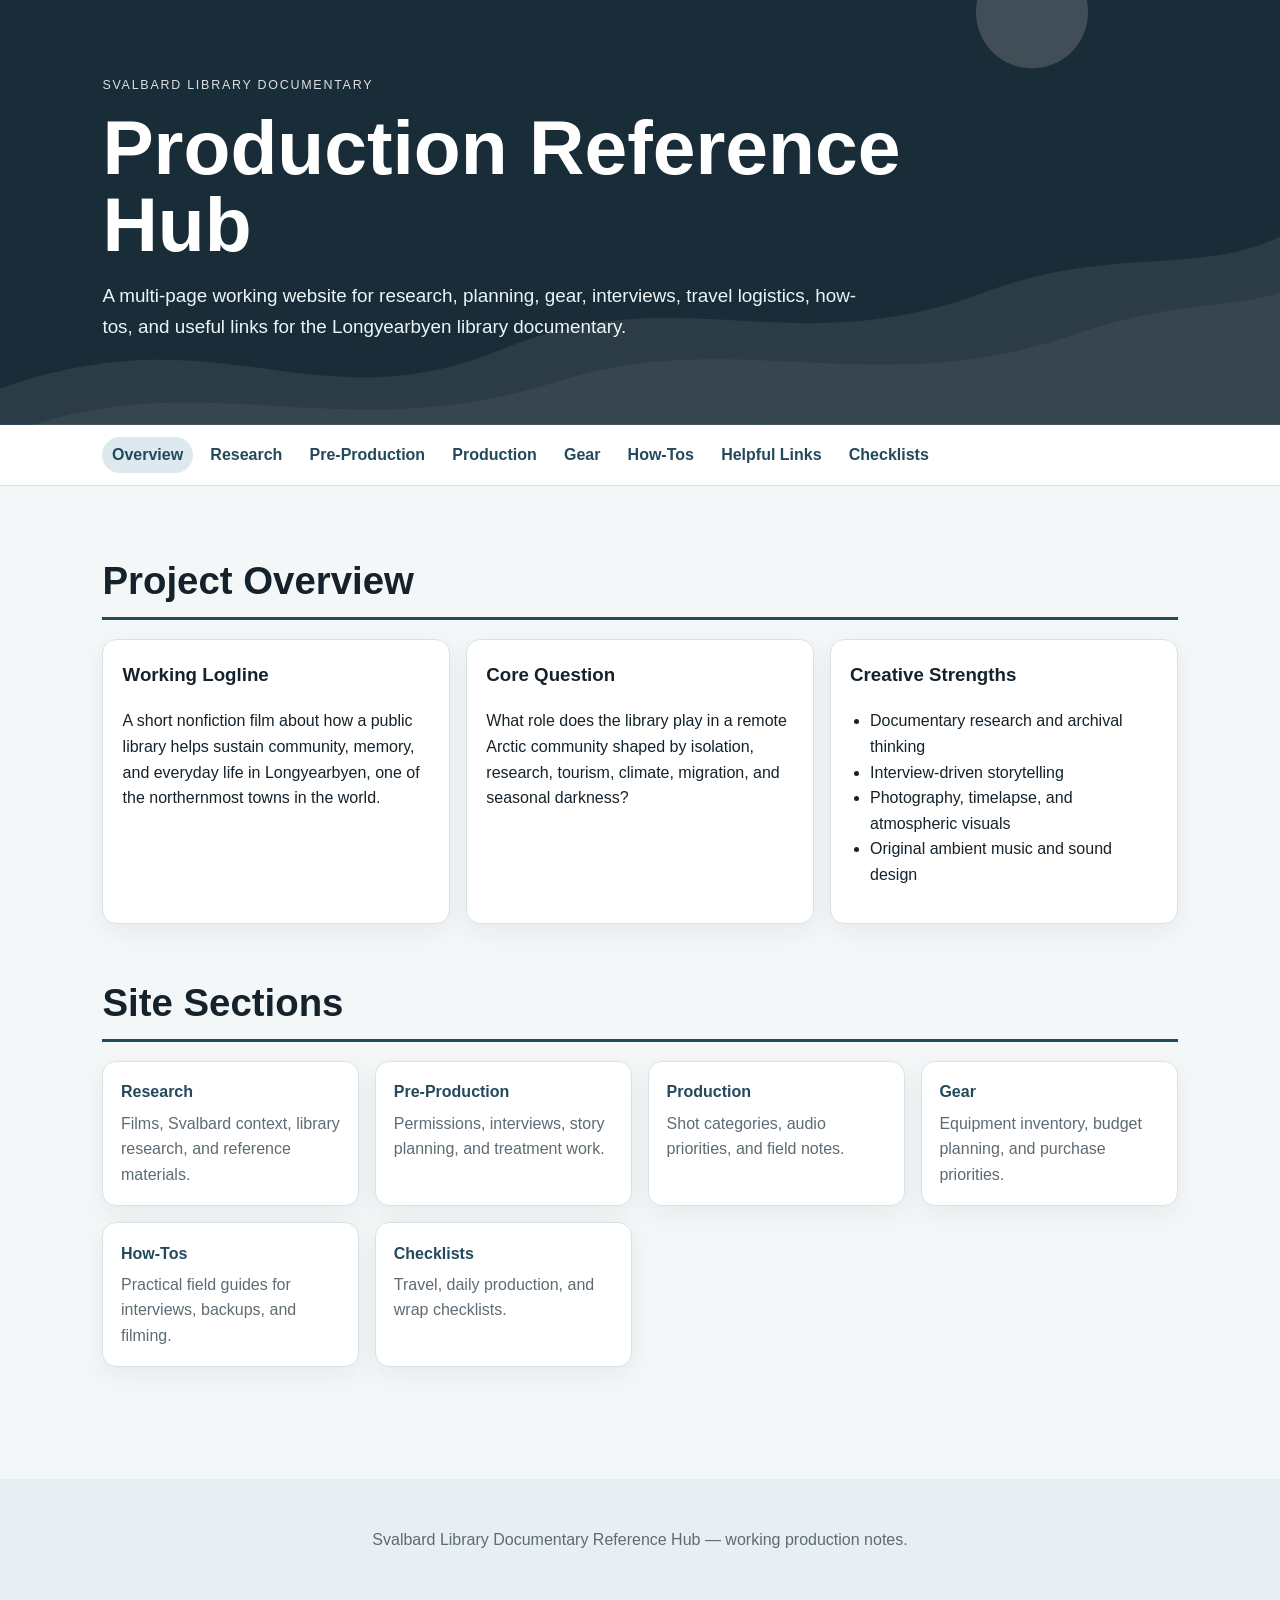
<file: index.html>
<!DOCTYPE html>
<html lang="en">
<head>
  <meta charset="UTF-8" />
  <meta name="viewport" content="width=device-width, initial-scale=1.0" />
  <title>Production Reference Hub | Svalbard Library Documentary</title>
  <link rel="stylesheet" href="styles.css" />
</head>
<body>
  <header class="site-header">
    <div>
      <p class="eyebrow">Svalbard Library Documentary</p>
      <h1>Production Reference Hub</h1>
      <p class="subtitle">A multi-page working website for research, planning, gear, interviews, travel logistics, how-tos, and useful links for the Longyearbyen library documentary.</p>
    </div>
  </header>

  
<nav class="top-nav" aria-label="Main navigation">
  <a href="index.html" class="active">Overview</a>
  <a href="research.html">Research</a>
  <a href="preproduction.html">Pre-Production</a>
  <a href="production.html">Production</a>
  <a href="gear.html">Gear</a>
  <a href="howtos.html">How-Tos</a>
  <a href="links.html">Helpful Links</a>
  <a href="checklists.html">Checklists</a>
</nav>


  <main>
    
<section class="section">
  <h2>Project Overview</h2>
  <div class="card-grid">
    <article class="card">
      <h3>Working Logline</h3>
      <p>A short nonfiction film about how a public library helps sustain community, memory, and everyday life in Longyearbyen, one of the northernmost towns in the world.</p>
    </article>
    <article class="card">
      <h3>Core Question</h3>
      <p>What role does the library play in a remote Arctic community shaped by isolation, research, tourism, climate, migration, and seasonal darkness?</p>
    </article>
    <article class="card">
      <h3>Creative Strengths</h3>
      <ul>
        <li>Documentary research and archival thinking</li>
        <li>Interview-driven storytelling</li>
        <li>Photography, timelapse, and atmospheric visuals</li>
        <li>Original ambient music and sound design</li>
      </ul>
    </article>
  </div>
</section>

<section class="section">
  <h2>Site Sections</h2>
  <div class="page-links">
    <a href="research.html">Research <span>Films, Svalbard context, library research, and reference materials.</span></a>
    <a href="preproduction.html">Pre-Production <span>Permissions, interviews, story planning, and treatment work.</span></a>
    <a href="production.html">Production <span>Shot categories, audio priorities, and field notes.</span></a>
    <a href="gear.html">Gear <span>Equipment inventory, budget planning, and purchase priorities.</span></a>
    <a href="howtos.html">How-Tos <span>Practical field guides for interviews, backups, and filming.</span></a>
    <a href="checklists.html">Checklists <span>Travel, daily production, and wrap checklists.</span></a>
  </div>
</section>

  </main>

  <button id="backToTop" title="Back to top">↑</button>

  <footer>
    <p>Svalbard Library Documentary Reference Hub — working production notes.</p>
  </footer>

  <script src="script.js"></script>
</body>
</html>
</file>
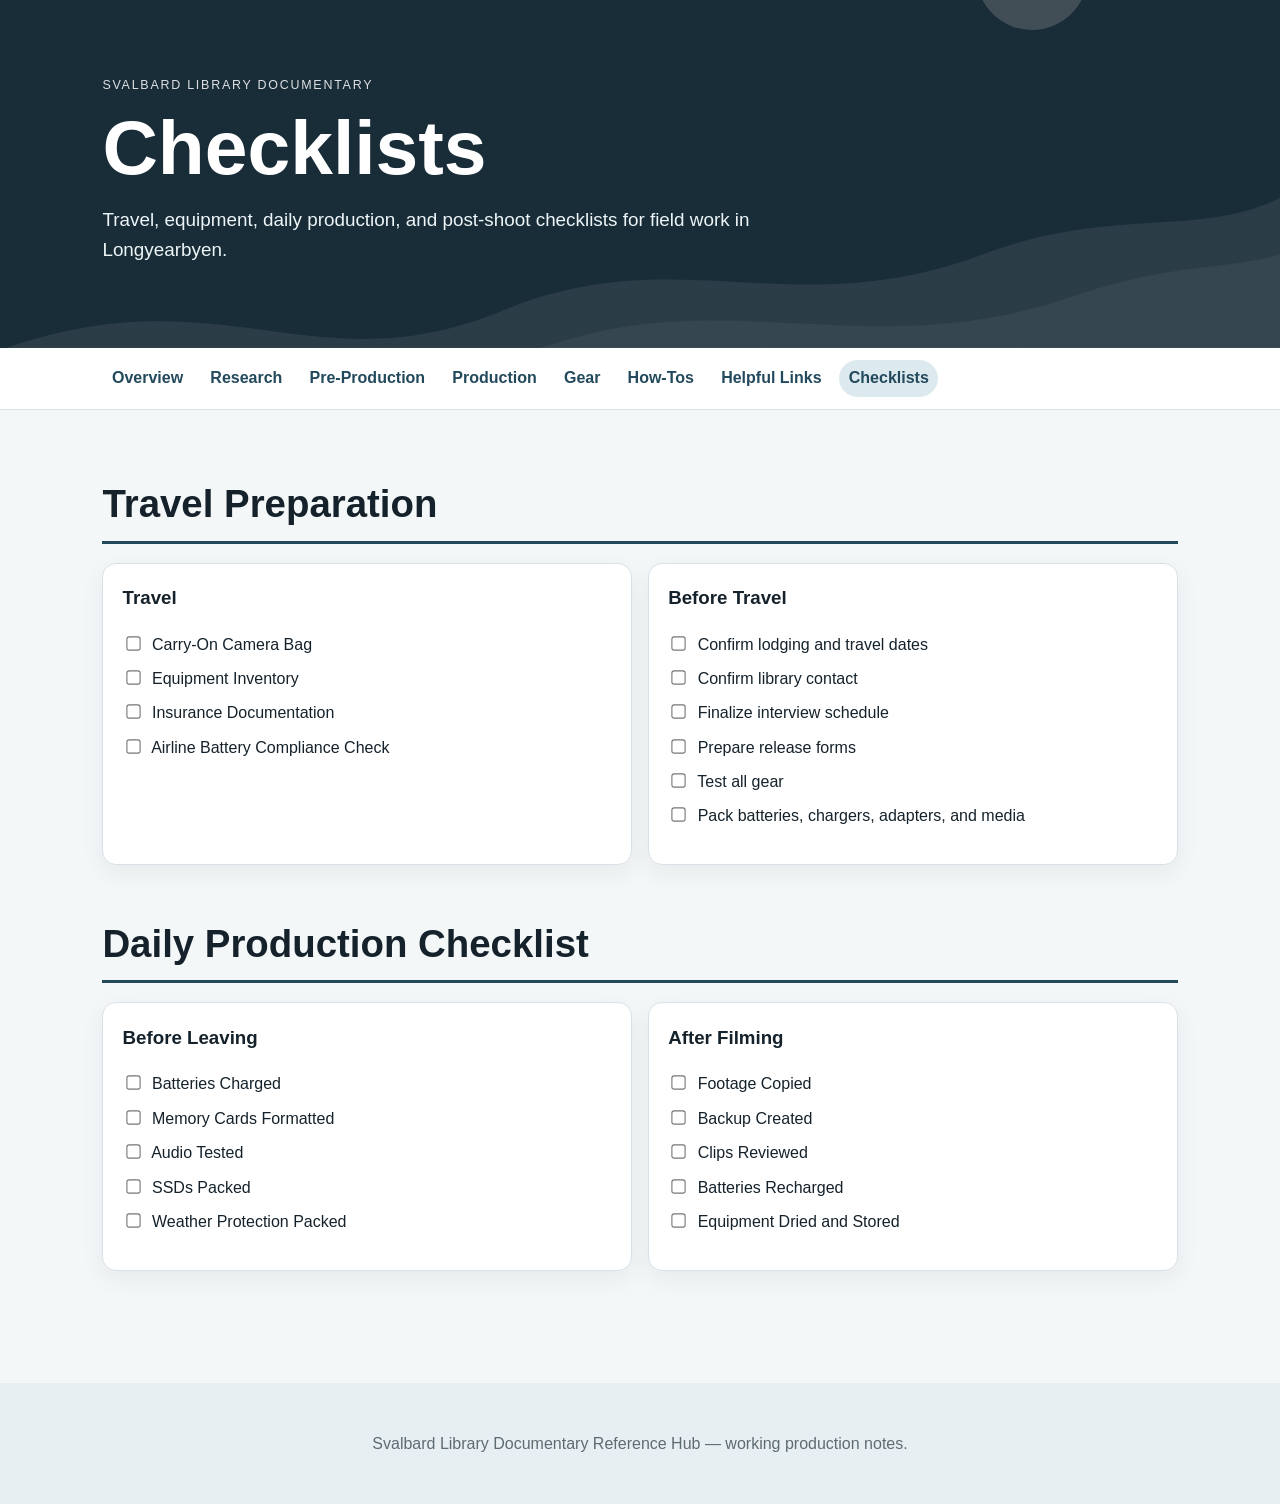
<file: checklists.html>
<!DOCTYPE html>
<html lang="en">
<head>
  <meta charset="UTF-8" />
  <meta name="viewport" content="width=device-width, initial-scale=1.0" />
  <title>Checklists | Svalbard Library Documentary</title>
  <link rel="stylesheet" href="styles.css" />
</head>
<body>
  <header class="site-header">
    <div>
      <p class="eyebrow">Svalbard Library Documentary</p>
      <h1>Checklists</h1>
      <p class="subtitle">Travel, equipment, daily production, and post-shoot checklists for field work in Longyearbyen.</p>
    </div>
  </header>

  
<nav class="top-nav" aria-label="Main navigation">
  <a href="index.html">Overview</a>
  <a href="research.html">Research</a>
  <a href="preproduction.html">Pre-Production</a>
  <a href="production.html">Production</a>
  <a href="gear.html">Gear</a>
  <a href="howtos.html">How-Tos</a>
  <a href="links.html">Helpful Links</a>
  <a href="checklists.html" class="active">Checklists</a>
</nav>


  <main>
    
<section class="section">
  <h2>Travel Preparation</h2>
  <div class="card-grid">
    <article class="card">
      <h3>Travel</h3>
      <ul class="task-list">
        <li><input type="checkbox"> Carry-On Camera Bag</li>
        <li><input type="checkbox"> Equipment Inventory</li>
        <li><input type="checkbox"> Insurance Documentation</li>
        <li><input type="checkbox"> Airline Battery Compliance Check</li>
      </ul>
    </article>
    <article class="card">
      <h3>Before Travel</h3>
      <ul class="task-list">
        <li><input type="checkbox"> Confirm lodging and travel dates</li>
        <li><input type="checkbox"> Confirm library contact</li>
        <li><input type="checkbox"> Finalize interview schedule</li>
        <li><input type="checkbox"> Prepare release forms</li>
        <li><input type="checkbox"> Test all gear</li>
        <li><input type="checkbox"> Pack batteries, chargers, adapters, and media</li>
      </ul>
    </article>
  </div>
</section>

<section class="section">
  <h2>Daily Production Checklist</h2>
  <div class="two-column">
    <div>
      <h3>Before Leaving</h3>
      <ul class="task-list">
        <li><input type="checkbox"> Batteries Charged</li>
        <li><input type="checkbox"> Memory Cards Formatted</li>
        <li><input type="checkbox"> Audio Tested</li>
        <li><input type="checkbox"> SSDs Packed</li>
        <li><input type="checkbox"> Weather Protection Packed</li>
      </ul>
    </div>
    <div>
      <h3>After Filming</h3>
      <ul class="task-list">
        <li><input type="checkbox"> Footage Copied</li>
        <li><input type="checkbox"> Backup Created</li>
        <li><input type="checkbox"> Clips Reviewed</li>
        <li><input type="checkbox"> Batteries Recharged</li>
        <li><input type="checkbox"> Equipment Dried and Stored</li>
      </ul>
    </div>
  </div>
</section>

  </main>

  <button id="backToTop" title="Back to top">↑</button>

  <footer>
    <p>Svalbard Library Documentary Reference Hub — working production notes.</p>
  </footer>

  <script src="script.js"></script>
</body>
</html>
</file>
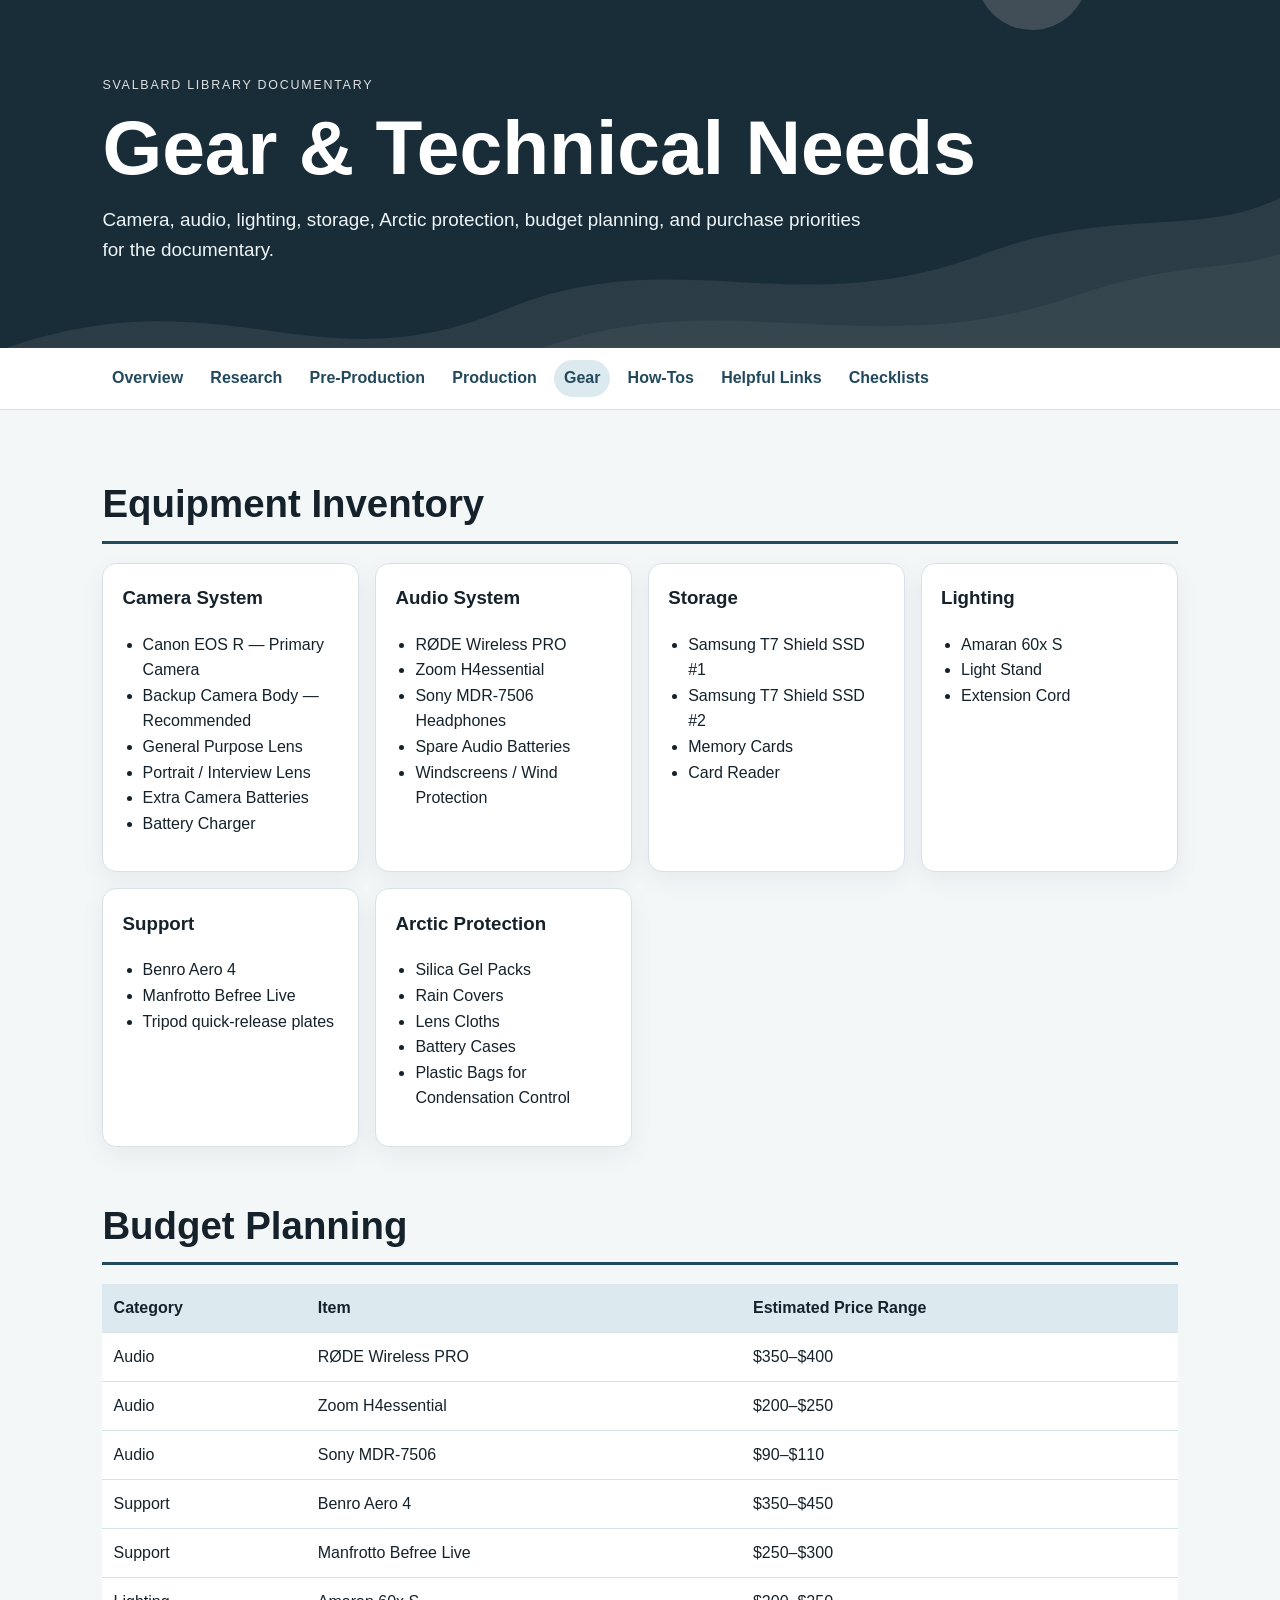
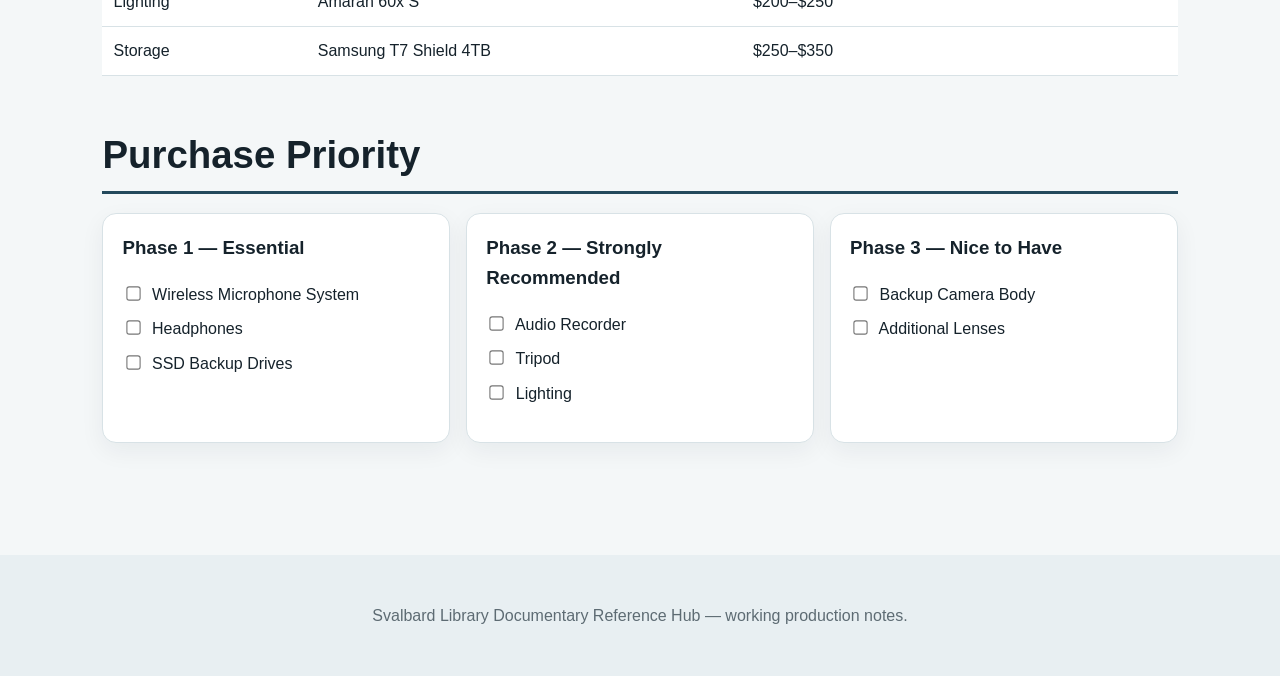
<file: gear.html>
<!DOCTYPE html>
<html lang="en">
<head>
  <meta charset="UTF-8" />
  <meta name="viewport" content="width=device-width, initial-scale=1.0" />
  <title>Gear & Technical Needs | Svalbard Library Documentary</title>
  <link rel="stylesheet" href="styles.css" />
</head>
<body>
  <header class="site-header">
    <div>
      <p class="eyebrow">Svalbard Library Documentary</p>
      <h1>Gear & Technical Needs</h1>
      <p class="subtitle">Camera, audio, lighting, storage, Arctic protection, budget planning, and purchase priorities for the documentary.</p>
    </div>
  </header>

  
<nav class="top-nav" aria-label="Main navigation">
  <a href="index.html">Overview</a>
  <a href="research.html">Research</a>
  <a href="preproduction.html">Pre-Production</a>
  <a href="production.html">Production</a>
  <a href="gear.html" class="active">Gear</a>
  <a href="howtos.html">How-Tos</a>
  <a href="links.html">Helpful Links</a>
  <a href="checklists.html">Checklists</a>
</nav>


  <main>
    
<section class="section">
  <h2>Equipment Inventory</h2>
  <div class="gear-grid">
    <article class="card">
      <h3>Camera System</h3>
      <ul>
        <li>Canon EOS R — Primary Camera</li>
        <li>Backup Camera Body — Recommended</li>
        <li>General Purpose Lens</li>
        <li>Portrait / Interview Lens</li>
        <li>Extra Camera Batteries</li>
        <li>Battery Charger</li>
      </ul>
    </article>
    <article class="card">
      <h3>Audio System</h3>
      <ul>
        <li>RØDE Wireless PRO</li>
        <li>Zoom H4essential</li>
        <li>Sony MDR-7506 Headphones</li>
        <li>Spare Audio Batteries</li>
        <li>Windscreens / Wind Protection</li>
      </ul>
    </article>
    <article class="card">
      <h3>Storage</h3>
      <ul>
        <li>Samsung T7 Shield SSD #1</li>
        <li>Samsung T7 Shield SSD #2</li>
        <li>Memory Cards</li>
        <li>Card Reader</li>
      </ul>
    </article>
    <article class="card">
      <h3>Lighting</h3>
      <ul>
        <li>Amaran 60x S</li>
        <li>Light Stand</li>
        <li>Extension Cord</li>
      </ul>
    </article>
    <article class="card">
      <h3>Support</h3>
      <ul>
        <li>Benro Aero 4</li>
        <li>Manfrotto Befree Live</li>
        <li>Tripod quick-release plates</li>
      </ul>
    </article>
    <article class="card">
      <h3>Arctic Protection</h3>
      <ul>
        <li>Silica Gel Packs</li>
        <li>Rain Covers</li>
        <li>Lens Cloths</li>
        <li>Battery Cases</li>
        <li>Plastic Bags for Condensation Control</li>
      </ul>
    </article>
  </div>
</section>

<section class="section">
  <h2>Budget Planning</h2>
  <table>
    <thead>
      <tr><th>Category</th><th>Item</th><th>Estimated Price Range</th></tr>
    </thead>
    <tbody>
      <tr><td>Audio</td><td>RØDE Wireless PRO</td><td>$350–$400</td></tr>
      <tr><td>Audio</td><td>Zoom H4essential</td><td>$200–$250</td></tr>
      <tr><td>Audio</td><td>Sony MDR-7506</td><td>$90–$110</td></tr>
      <tr><td>Support</td><td>Benro Aero 4</td><td>$350–$450</td></tr>
      <tr><td>Support</td><td>Manfrotto Befree Live</td><td>$250–$300</td></tr>
      <tr><td>Lighting</td><td>Amaran 60x S</td><td>$200–$250</td></tr>
      <tr><td>Storage</td><td>Samsung T7 Shield 4TB</td><td>$250–$350</td></tr>
    </tbody>
  </table>
</section>

<section class="section">
  <h2>Purchase Priority</h2>
  <div class="card-grid">
    <article class="card">
      <h3>Phase 1 — Essential</h3>
      <ul class="task-list">
        <li><input type="checkbox"> Wireless Microphone System</li>
        <li><input type="checkbox"> Headphones</li>
        <li><input type="checkbox"> SSD Backup Drives</li>
      </ul>
    </article>
    <article class="card">
      <h3>Phase 2 — Strongly Recommended</h3>
      <ul class="task-list">
        <li><input type="checkbox"> Audio Recorder</li>
        <li><input type="checkbox"> Tripod</li>
        <li><input type="checkbox"> Lighting</li>
      </ul>
    </article>
    <article class="card">
      <h3>Phase 3 — Nice to Have</h3>
      <ul class="task-list">
        <li><input type="checkbox"> Backup Camera Body</li>
        <li><input type="checkbox"> Additional Lenses</li>
      </ul>
    </article>
  </div>
</section>

  </main>

  <button id="backToTop" title="Back to top">↑</button>

  <footer>
    <p>Svalbard Library Documentary Reference Hub — working production notes.</p>
  </footer>

  <script src="script.js"></script>
</body>
</html>
</file>
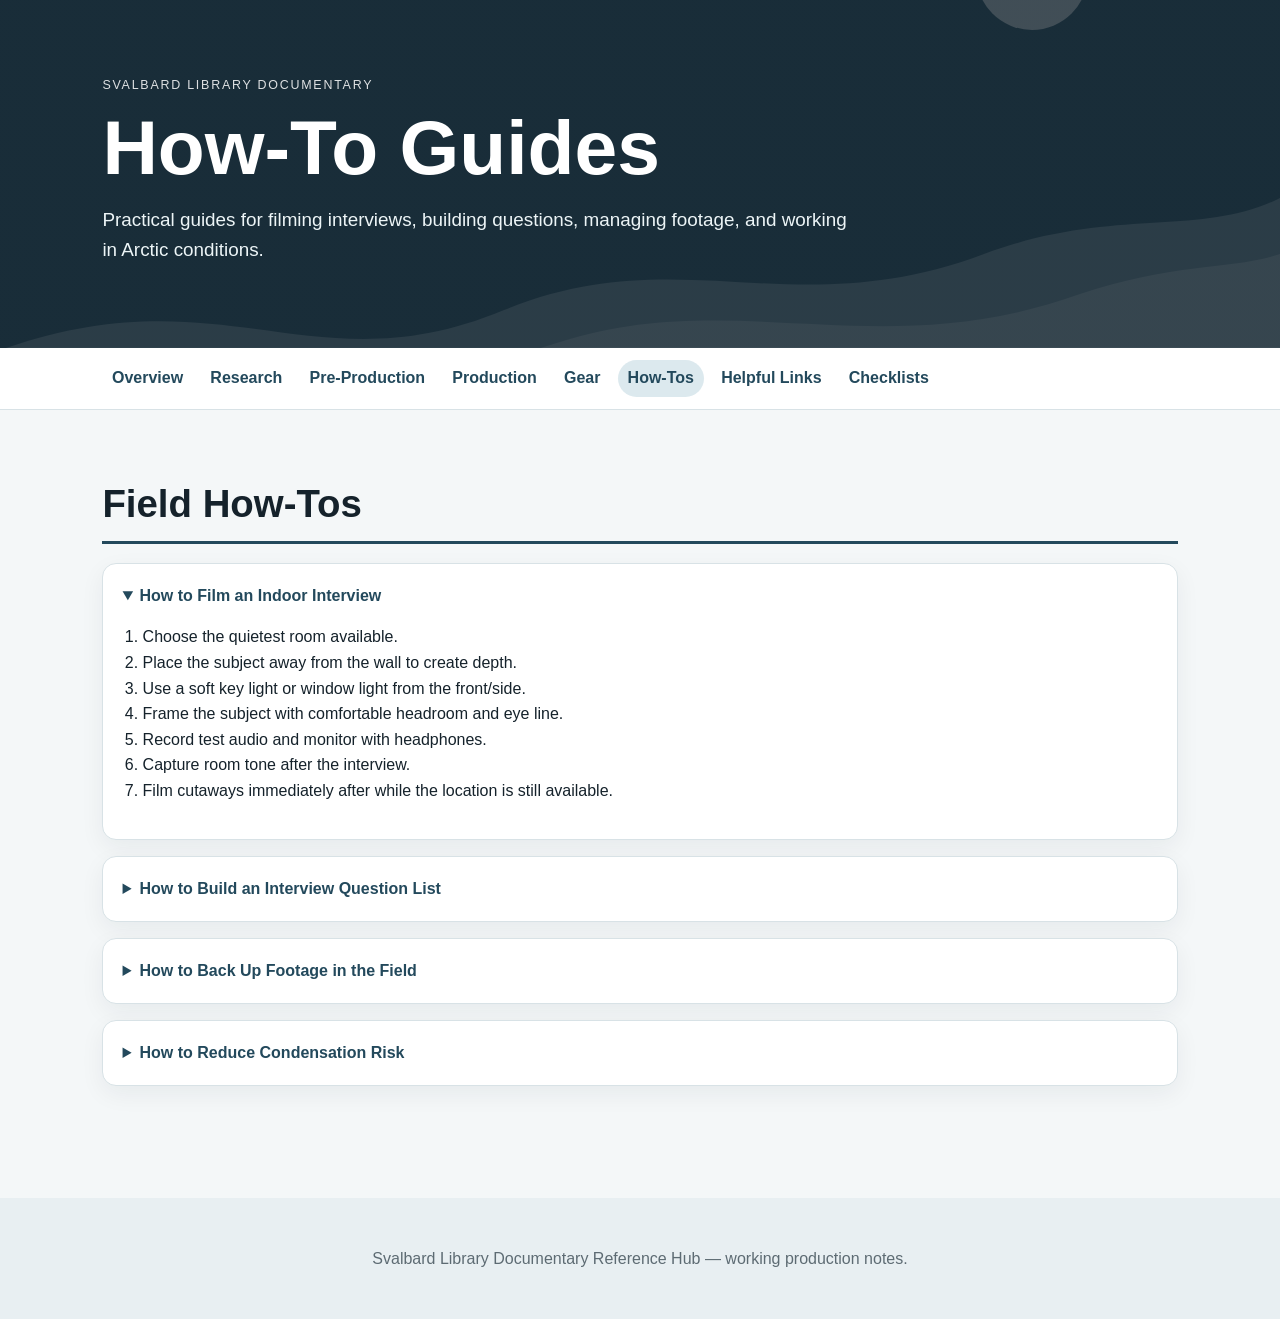
<file: howtos.html>
<!DOCTYPE html>
<html lang="en">
<head>
  <meta charset="UTF-8" />
  <meta name="viewport" content="width=device-width, initial-scale=1.0" />
  <title>How-To Guides | Svalbard Library Documentary</title>
  <link rel="stylesheet" href="styles.css" />
</head>
<body>
  <header class="site-header">
    <div>
      <p class="eyebrow">Svalbard Library Documentary</p>
      <h1>How-To Guides</h1>
      <p class="subtitle">Practical guides for filming interviews, building questions, managing footage, and working in Arctic conditions.</p>
    </div>
  </header>

  
<nav class="top-nav" aria-label="Main navigation">
  <a href="index.html">Overview</a>
  <a href="research.html">Research</a>
  <a href="preproduction.html">Pre-Production</a>
  <a href="production.html">Production</a>
  <a href="gear.html">Gear</a>
  <a href="howtos.html" class="active">How-Tos</a>
  <a href="links.html">Helpful Links</a>
  <a href="checklists.html">Checklists</a>
</nav>


  <main>
    
<section class="section">
  <h2>Field How-Tos</h2>
  <details open>
    <summary>How to Film an Indoor Interview</summary>
    <ol>
      <li>Choose the quietest room available.</li>
      <li>Place the subject away from the wall to create depth.</li>
      <li>Use a soft key light or window light from the front/side.</li>
      <li>Frame the subject with comfortable headroom and eye line.</li>
      <li>Record test audio and monitor with headphones.</li>
      <li>Capture room tone after the interview.</li>
      <li>Film cutaways immediately after while the location is still available.</li>
    </ol>
  </details>

  <details>
    <summary>How to Build an Interview Question List</summary>
    <ol>
      <li>Start with simple background questions.</li>
      <li>Move toward personal experience and memory.</li>
      <li>Ask for specific stories rather than general opinions.</li>
      <li>Include questions about place, community, weather, and daily routine.</li>
      <li>End with reflective questions about what the library means.</li>
    </ol>
  </details>

  <details>
    <summary>How to Back Up Footage in the Field</summary>
    <ol>
      <li>Create a folder for each shoot day.</li>
      <li>Copy footage to two separate drives.</li>
      <li>Verify file sizes after transfer.</li>
      <li>Do not format cards until backups are confirmed.</li>
      <li>Keep backup drives in separate bags whenever possible.</li>
    </ol>
  </details>

  <details>
    <summary>How to Reduce Condensation Risk</summary>
    <ol>
      <li>Before going indoors from cold conditions, place camera and lenses in a sealed plastic bag.</li>
      <li>Let equipment warm gradually while sealed.</li>
      <li>Use silica gel packs in camera bags.</li>
      <li>Avoid changing lenses during rapid temperature shifts.</li>
      <li>Dry and inspect equipment at the end of each shoot day.</li>
    </ol>
  </details>
</section>

  </main>

  <button id="backToTop" title="Back to top">↑</button>

  <footer>
    <p>Svalbard Library Documentary Reference Hub — working production notes.</p>
  </footer>

  <script src="script.js"></script>
</body>
</html>
</file>
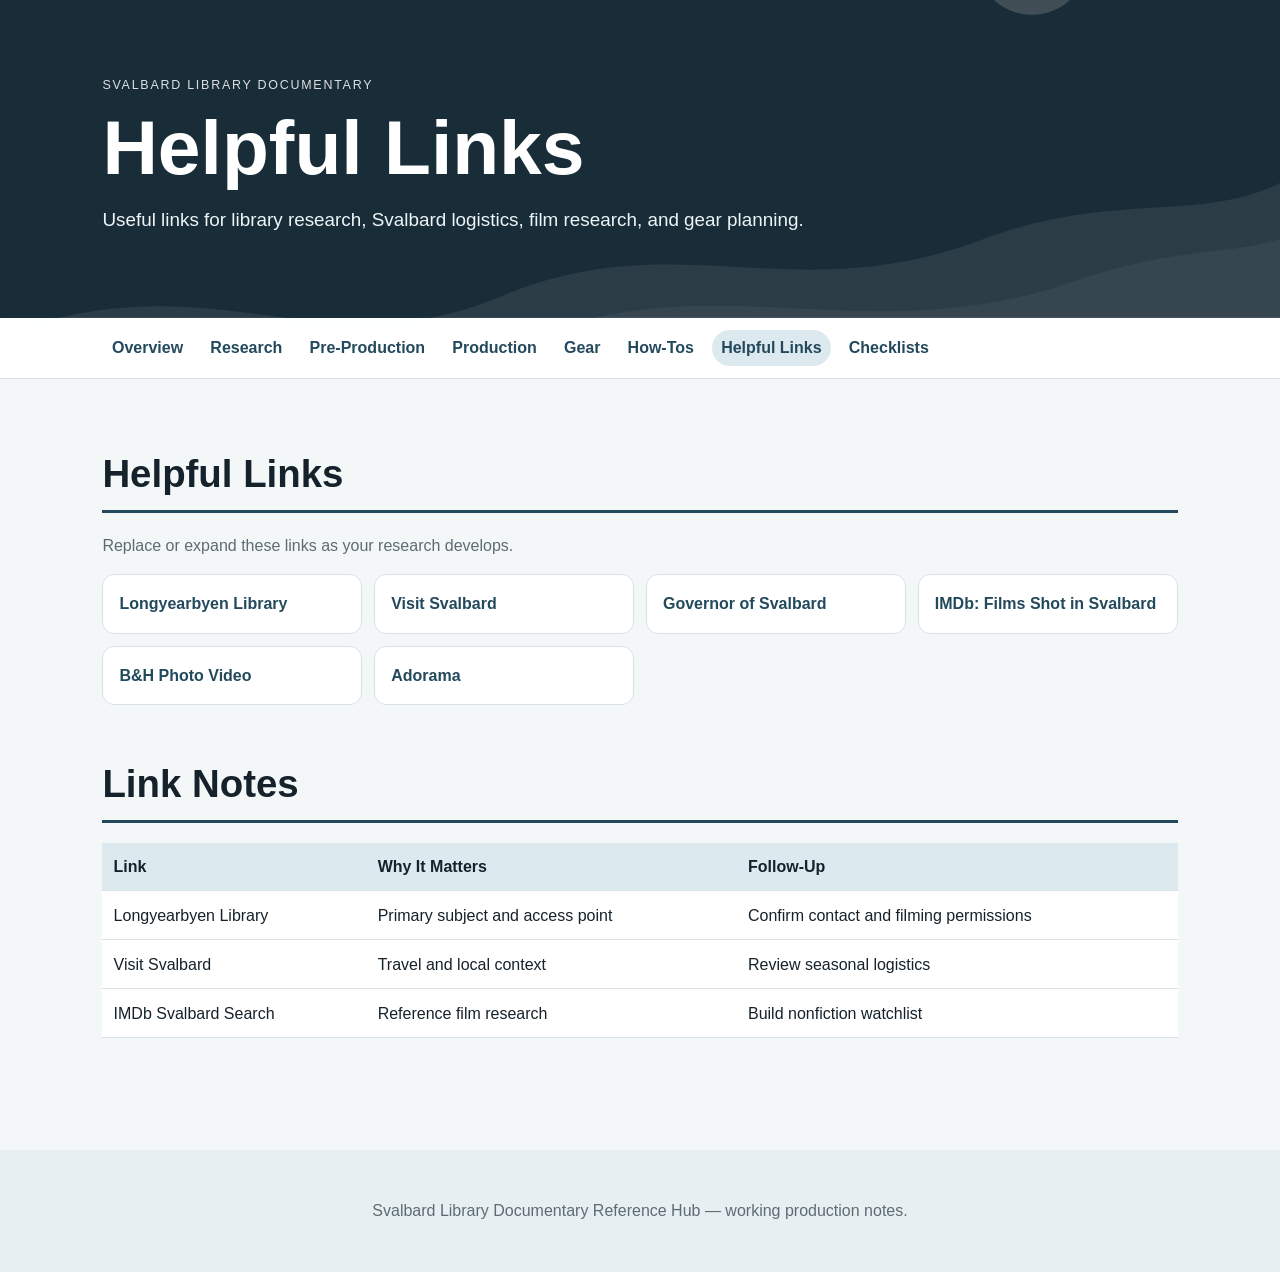
<file: links.html>
<!DOCTYPE html>
<html lang="en">
<head>
  <meta charset="UTF-8" />
  <meta name="viewport" content="width=device-width, initial-scale=1.0" />
  <title>Helpful Links | Svalbard Library Documentary</title>
  <link rel="stylesheet" href="styles.css" />
</head>
<body>
  <header class="site-header">
    <div>
      <p class="eyebrow">Svalbard Library Documentary</p>
      <h1>Helpful Links</h1>
      <p class="subtitle">Useful links for library research, Svalbard logistics, film research, and gear planning.</p>
    </div>
  </header>

  
<nav class="top-nav" aria-label="Main navigation">
  <a href="index.html">Overview</a>
  <a href="research.html">Research</a>
  <a href="preproduction.html">Pre-Production</a>
  <a href="production.html">Production</a>
  <a href="gear.html">Gear</a>
  <a href="howtos.html">How-Tos</a>
  <a href="links.html" class="active">Helpful Links</a>
  <a href="checklists.html">Checklists</a>
</nav>


  <main>
    
<section class="section">
  <h2>Helpful Links</h2>
  <p class="note">Replace or expand these links as your research develops.</p>
  <div class="link-list">
    <a href="https://www.lokalstyre.no/library.512374.en.html" target="_blank" rel="noopener">Longyearbyen Library</a>
    <a href="https://www.visitsvalbard.com/" target="_blank" rel="noopener">Visit Svalbard</a>
    <a href="https://www.sysselmesteren.no/en/" target="_blank" rel="noopener">Governor of Svalbard</a>
    <a href="https://www.imdb.com/search/title/?locations=Svalbard" target="_blank" rel="noopener">IMDb: Films Shot in Svalbard</a>
    <a href="https://www.bhphotovideo.com/" target="_blank" rel="noopener">B&H Photo Video</a>
    <a href="https://www.adorama.com/" target="_blank" rel="noopener">Adorama</a>
  </div>
</section>

<section class="section">
  <h2>Link Notes</h2>
  <table>
    <thead>
      <tr><th>Link</th><th>Why It Matters</th><th>Follow-Up</th></tr>
    </thead>
    <tbody>
      <tr><td>Longyearbyen Library</td><td>Primary subject and access point</td><td>Confirm contact and filming permissions</td></tr>
      <tr><td>Visit Svalbard</td><td>Travel and local context</td><td>Review seasonal logistics</td></tr>
      <tr><td>IMDb Svalbard Search</td><td>Reference film research</td><td>Build nonfiction watchlist</td></tr>
    </tbody>
  </table>
</section>

  </main>

  <button id="backToTop" title="Back to top">↑</button>

  <footer>
    <p>Svalbard Library Documentary Reference Hub — working production notes.</p>
  </footer>

  <script src="script.js"></script>
</body>
</html>
</file>
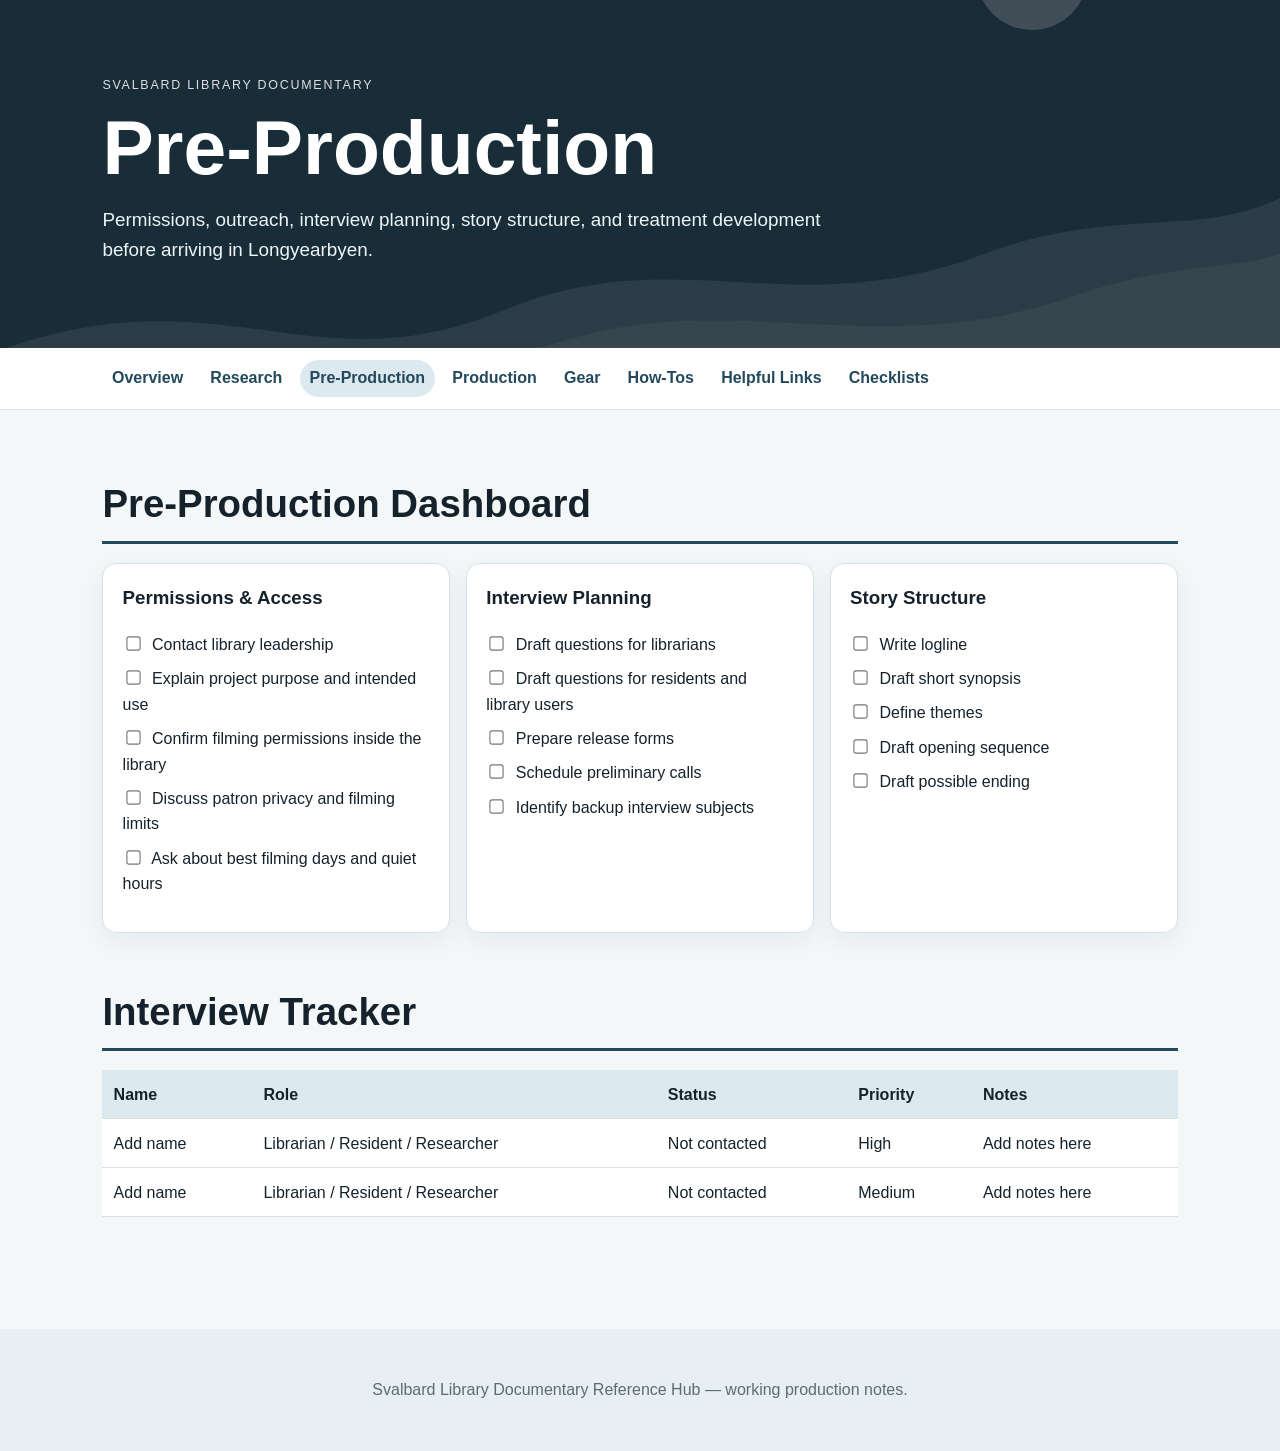
<file: preproduction.html>
<!DOCTYPE html>
<html lang="en">
<head>
  <meta charset="UTF-8" />
  <meta name="viewport" content="width=device-width, initial-scale=1.0" />
  <title>Pre-Production | Svalbard Library Documentary</title>
  <link rel="stylesheet" href="styles.css" />
</head>
<body>
  <header class="site-header">
    <div>
      <p class="eyebrow">Svalbard Library Documentary</p>
      <h1>Pre-Production</h1>
      <p class="subtitle">Permissions, outreach, interview planning, story structure, and treatment development before arriving in Longyearbyen.</p>
    </div>
  </header>

  
<nav class="top-nav" aria-label="Main navigation">
  <a href="index.html">Overview</a>
  <a href="research.html">Research</a>
  <a href="preproduction.html" class="active">Pre-Production</a>
  <a href="production.html">Production</a>
  <a href="gear.html">Gear</a>
  <a href="howtos.html">How-Tos</a>
  <a href="links.html">Helpful Links</a>
  <a href="checklists.html">Checklists</a>
</nav>


  <main>
    
<section class="section">
  <h2>Pre-Production Dashboard</h2>
  <div class="card-grid">
    <article class="card">
      <h3>Permissions & Access</h3>
      <ul class="task-list">
        <li><input type="checkbox"> Contact library leadership</li>
        <li><input type="checkbox"> Explain project purpose and intended use</li>
        <li><input type="checkbox"> Confirm filming permissions inside the library</li>
        <li><input type="checkbox"> Discuss patron privacy and filming limits</li>
        <li><input type="checkbox"> Ask about best filming days and quiet hours</li>
      </ul>
    </article>
    <article class="card">
      <h3>Interview Planning</h3>
      <ul class="task-list">
        <li><input type="checkbox"> Draft questions for librarians</li>
        <li><input type="checkbox"> Draft questions for residents and library users</li>
        <li><input type="checkbox"> Prepare release forms</li>
        <li><input type="checkbox"> Schedule preliminary calls</li>
        <li><input type="checkbox"> Identify backup interview subjects</li>
      </ul>
    </article>
    <article class="card">
      <h3>Story Structure</h3>
      <ul class="task-list">
        <li><input type="checkbox"> Write logline</li>
        <li><input type="checkbox"> Draft short synopsis</li>
        <li><input type="checkbox"> Define themes</li>
        <li><input type="checkbox"> Draft opening sequence</li>
        <li><input type="checkbox"> Draft possible ending</li>
      </ul>
    </article>
  </div>
</section>

<section class="section">
  <h2>Interview Tracker</h2>
  <table>
    <thead>
      <tr><th>Name</th><th>Role</th><th>Status</th><th>Priority</th><th>Notes</th></tr>
    </thead>
    <tbody>
      <tr><td>Add name</td><td>Librarian / Resident / Researcher</td><td>Not contacted</td><td>High</td><td>Add notes here</td></tr>
      <tr><td>Add name</td><td>Librarian / Resident / Researcher</td><td>Not contacted</td><td>Medium</td><td>Add notes here</td></tr>
    </tbody>
  </table>
</section>

  </main>

  <button id="backToTop" title="Back to top">↑</button>

  <footer>
    <p>Svalbard Library Documentary Reference Hub — working production notes.</p>
  </footer>

  <script src="script.js"></script>
</body>
</html>
</file>
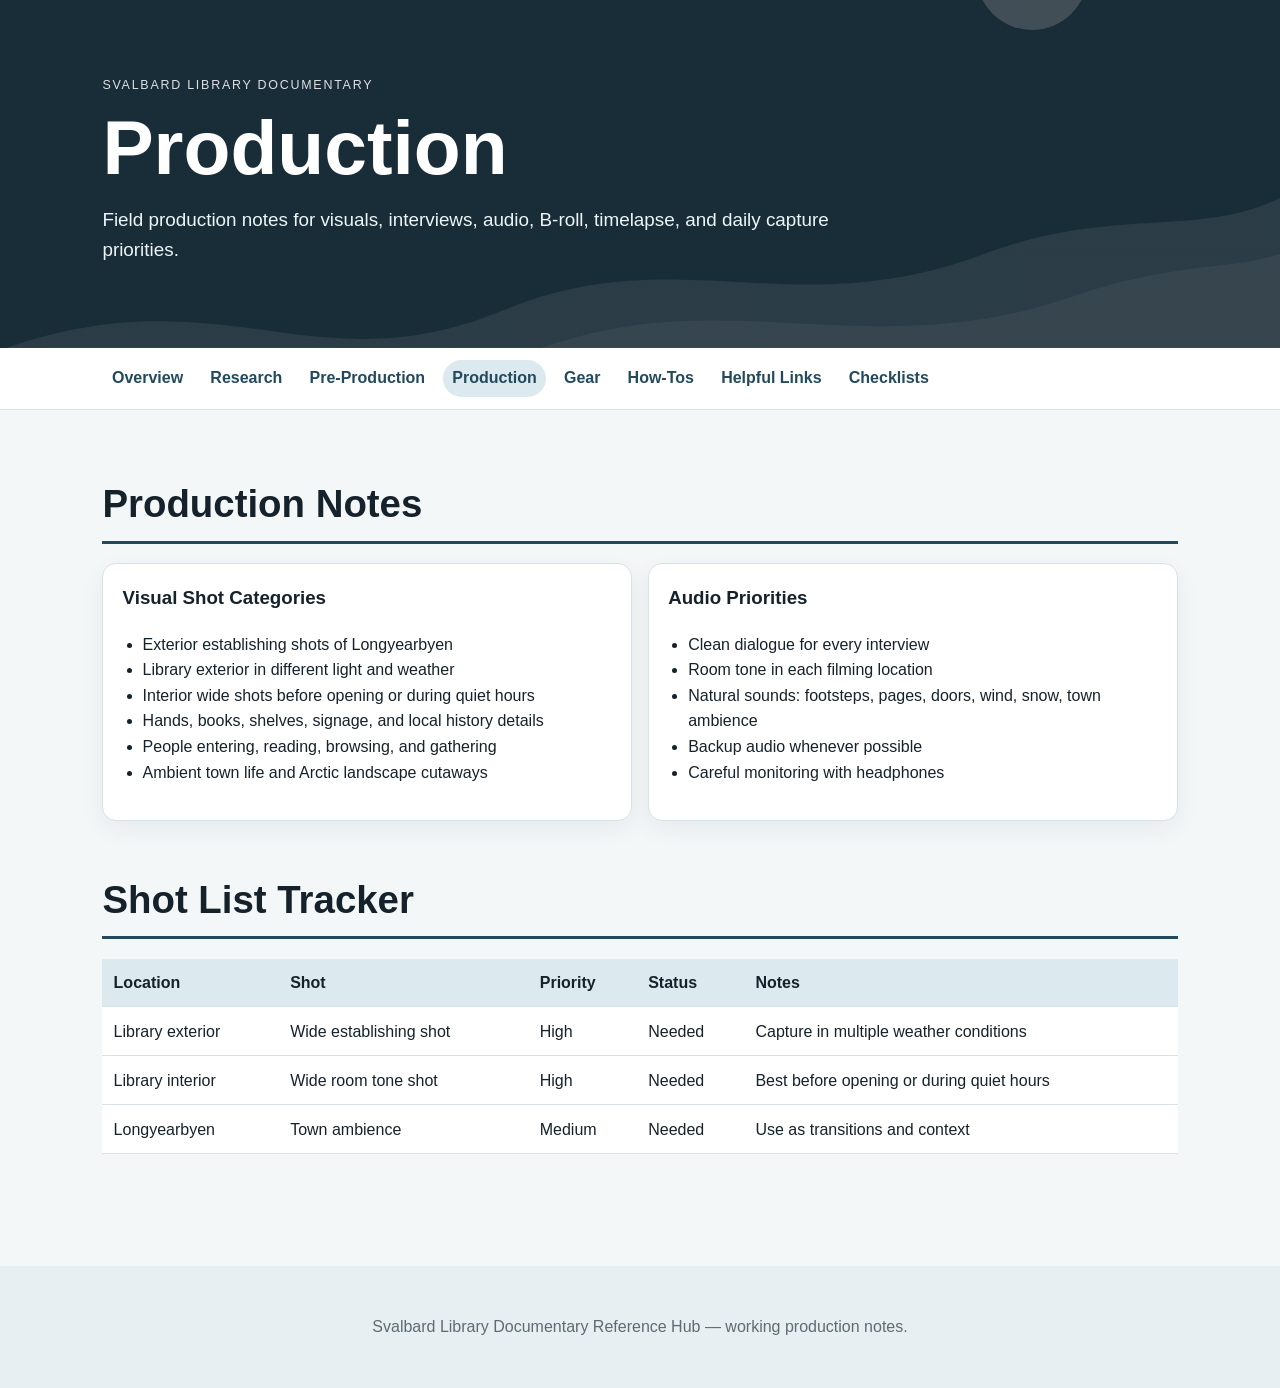
<file: production.html>
<!DOCTYPE html>
<html lang="en">
<head>
  <meta charset="UTF-8" />
  <meta name="viewport" content="width=device-width, initial-scale=1.0" />
  <title>Production | Svalbard Library Documentary</title>
  <link rel="stylesheet" href="styles.css" />
</head>
<body>
  <header class="site-header">
    <div>
      <p class="eyebrow">Svalbard Library Documentary</p>
      <h1>Production</h1>
      <p class="subtitle">Field production notes for visuals, interviews, audio, B-roll, timelapse, and daily capture priorities.</p>
    </div>
  </header>

  
<nav class="top-nav" aria-label="Main navigation">
  <a href="index.html">Overview</a>
  <a href="research.html">Research</a>
  <a href="preproduction.html">Pre-Production</a>
  <a href="production.html" class="active">Production</a>
  <a href="gear.html">Gear</a>
  <a href="howtos.html">How-Tos</a>
  <a href="links.html">Helpful Links</a>
  <a href="checklists.html">Checklists</a>
</nav>


  <main>
    
<section class="section">
  <h2>Production Notes</h2>
  <div class="two-column">
    <div>
      <h3>Visual Shot Categories</h3>
      <ul>
        <li>Exterior establishing shots of Longyearbyen</li>
        <li>Library exterior in different light and weather</li>
        <li>Interior wide shots before opening or during quiet hours</li>
        <li>Hands, books, shelves, signage, and local history details</li>
        <li>People entering, reading, browsing, and gathering</li>
        <li>Ambient town life and Arctic landscape cutaways</li>
      </ul>
    </div>
    <div>
      <h3>Audio Priorities</h3>
      <ul>
        <li>Clean dialogue for every interview</li>
        <li>Room tone in each filming location</li>
        <li>Natural sounds: footsteps, pages, doors, wind, snow, town ambience</li>
        <li>Backup audio whenever possible</li>
        <li>Careful monitoring with headphones</li>
      </ul>
    </div>
  </div>
</section>

<section class="section">
  <h2>Shot List Tracker</h2>
  <table>
    <thead>
      <tr><th>Location</th><th>Shot</th><th>Priority</th><th>Status</th><th>Notes</th></tr>
    </thead>
    <tbody>
      <tr><td>Library exterior</td><td>Wide establishing shot</td><td>High</td><td>Needed</td><td>Capture in multiple weather conditions</td></tr>
      <tr><td>Library interior</td><td>Wide room tone shot</td><td>High</td><td>Needed</td><td>Best before opening or during quiet hours</td></tr>
      <tr><td>Longyearbyen</td><td>Town ambience</td><td>Medium</td><td>Needed</td><td>Use as transitions and context</td></tr>
    </tbody>
  </table>
</section>

  </main>

  <button id="backToTop" title="Back to top">↑</button>

  <footer>
    <p>Svalbard Library Documentary Reference Hub — working production notes.</p>
  </footer>

  <script src="script.js"></script>
</body>
</html>
</file>
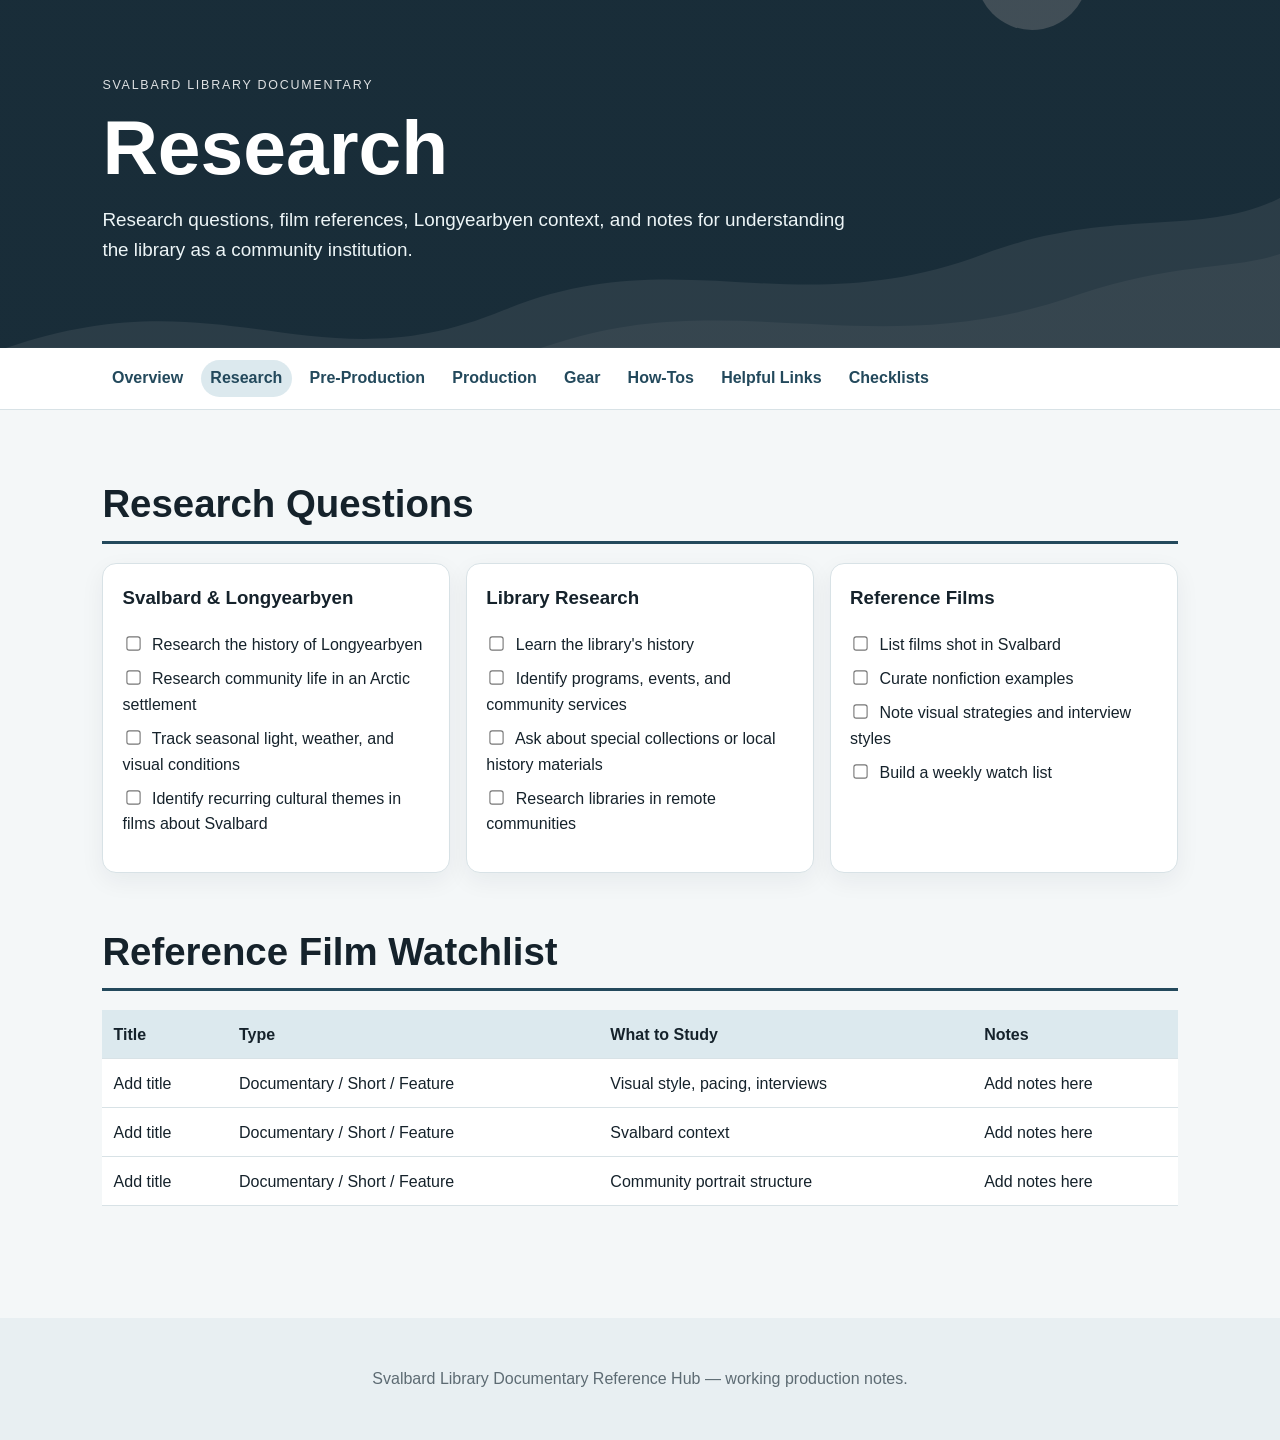
<file: research.html>
<!DOCTYPE html>
<html lang="en">
<head>
  <meta charset="UTF-8" />
  <meta name="viewport" content="width=device-width, initial-scale=1.0" />
  <title>Research | Svalbard Library Documentary</title>
  <link rel="stylesheet" href="styles.css" />
</head>
<body>
  <header class="site-header">
    <div>
      <p class="eyebrow">Svalbard Library Documentary</p>
      <h1>Research</h1>
      <p class="subtitle">Research questions, film references, Longyearbyen context, and notes for understanding the library as a community institution.</p>
    </div>
  </header>

  
<nav class="top-nav" aria-label="Main navigation">
  <a href="index.html">Overview</a>
  <a href="research.html" class="active">Research</a>
  <a href="preproduction.html">Pre-Production</a>
  <a href="production.html">Production</a>
  <a href="gear.html">Gear</a>
  <a href="howtos.html">How-Tos</a>
  <a href="links.html">Helpful Links</a>
  <a href="checklists.html">Checklists</a>
</nav>


  <main>
    
<section class="section">
  <h2>Research Questions</h2>
  <div class="card-grid">
    <article class="card">
      <h3>Svalbard & Longyearbyen</h3>
      <ul class="task-list">
        <li><input type="checkbox"> Research the history of Longyearbyen</li>
        <li><input type="checkbox"> Research community life in an Arctic settlement</li>
        <li><input type="checkbox"> Track seasonal light, weather, and visual conditions</li>
        <li><input type="checkbox"> Identify recurring cultural themes in films about Svalbard</li>
      </ul>
    </article>
    <article class="card">
      <h3>Library Research</h3>
      <ul class="task-list">
        <li><input type="checkbox"> Learn the library's history</li>
        <li><input type="checkbox"> Identify programs, events, and community services</li>
        <li><input type="checkbox"> Ask about special collections or local history materials</li>
        <li><input type="checkbox"> Research libraries in remote communities</li>
      </ul>
    </article>
    <article class="card">
      <h3>Reference Films</h3>
      <ul class="task-list">
        <li><input type="checkbox"> List films shot in Svalbard</li>
        <li><input type="checkbox"> Curate nonfiction examples</li>
        <li><input type="checkbox"> Note visual strategies and interview styles</li>
        <li><input type="checkbox"> Build a weekly watch list</li>
      </ul>
    </article>
  </div>
</section>

<section class="section">
  <h2>Reference Film Watchlist</h2>
  <table>
    <thead>
      <tr><th>Title</th><th>Type</th><th>What to Study</th><th>Notes</th></tr>
    </thead>
    <tbody>
      <tr><td>Add title</td><td>Documentary / Short / Feature</td><td>Visual style, pacing, interviews</td><td>Add notes here</td></tr>
      <tr><td>Add title</td><td>Documentary / Short / Feature</td><td>Svalbard context</td><td>Add notes here</td></tr>
      <tr><td>Add title</td><td>Documentary / Short / Feature</td><td>Community portrait structure</td><td>Add notes here</td></tr>
    </tbody>
  </table>
</section>

  </main>

  <button id="backToTop" title="Back to top">↑</button>

  <footer>
    <p>Svalbard Library Documentary Reference Hub — working production notes.</p>
  </footer>

  <script src="script.js"></script>
</body>
</html>
</file>
<file: styles.css>
:root {
  --bg: #f4f7f8;
  --text: #15222b;
  --muted: #5d6b73;
  --panel: #ffffff;
  --accent: #23495c;
  --accent-light: #dce9ee;
  --border: #d8e2e6;
}

* {
  box-sizing: border-box;
}

html {
  scroll-behavior: smooth;
}

body {
  margin: 0;
  font-family: Arial, Helvetica, sans-serif;
  background: var(--bg);
  color: var(--text);
  line-height: 1.6;
}

.site-header {
  padding: 4rem 8vw;
  background:
    linear-gradient(rgba(21, 34, 43, 0.72), rgba(21, 34, 43, 0.72)),
    url("images/header-placeholder.svg");
  background-size: cover;
  background-position: center;
  color: white;
}

.eyebrow {
  text-transform: uppercase;
  letter-spacing: 0.14em;
  font-size: 0.78rem;
  opacity: 0.85;
}

h1 {
  max-width: 900px;
  font-size: clamp(2.4rem, 6vw, 5rem);
  line-height: 1;
  margin: 0.2rem 0 1rem;
}

.subtitle {
  max-width: 760px;
  font-size: 1.18rem;
  color: #edf5f7;
}

.top-nav {
  position: sticky;
  top: 0;
  z-index: 20;
  display: flex;
  flex-wrap: wrap;
  gap: 0.5rem;
  padding: 0.75rem 8vw;
  background: rgba(255, 255, 255, 0.95);
  border-bottom: 1px solid var(--border);
  backdrop-filter: blur(8px);
}

.top-nav a {
  color: var(--accent);
  text-decoration: none;
  font-weight: 700;
  padding: 0.35rem 0.6rem;
  border-radius: 999px;
}

.top-nav a:hover,
.top-nav a.active {
  background: var(--accent-light);
}

main {
  padding: 2rem 8vw 4rem;
}

.section {
  max-width: 1200px;
  margin: 0 auto 3rem;
  scroll-margin-top: 5rem;
}

.section h2 {
  font-size: clamp(1.8rem, 3vw, 2.6rem);
  border-bottom: 3px solid var(--accent);
  padding-bottom: 0.35rem;
  margin-bottom: 1.2rem;
}

.card-grid,
.gear-grid,
.two-column {
  display: grid;
  gap: 1rem;
}

.card-grid {
  grid-template-columns: repeat(auto-fit, minmax(260px, 1fr));
}

.gear-grid {
  grid-template-columns: repeat(auto-fit, minmax(220px, 1fr));
}

.two-column {
  grid-template-columns: repeat(auto-fit, minmax(320px, 1fr));
}

.card,
.two-column > div,
details {
  background: var(--panel);
  border: 1px solid var(--border);
  border-radius: 14px;
  padding: 1.2rem;
  box-shadow: 0 8px 24px rgba(21, 34, 43, 0.06);
}

.card h3,
.two-column h3 {
  margin-top: 0;
}

ul,
ol {
  padding-left: 1.25rem;
}

.task-list {
  list-style: none;
  padding-left: 0;
}

.task-list li {
  margin: 0.55rem 0;
}

.task-list input {
  margin-right: 0.5rem;
  transform: scale(1.1);
}

table {
  width: 100%;
  border-collapse: collapse;
  background: white;
}

th,
td {
  border-bottom: 1px solid var(--border);
  padding: 0.7rem;
  text-align: left;
  vertical-align: top;
}

th {
  background: var(--accent-light);
}

details {
  margin-bottom: 1rem;
}

summary {
  cursor: pointer;
  font-weight: 700;
  color: var(--accent);
}

.note {
  color: var(--muted);
}

.link-list {
  display: grid;
  gap: 0.75rem;
  grid-template-columns: repeat(auto-fit, minmax(240px, 1fr));
}

.link-list a {
  display: block;
  padding: 1rem;
  background: white;
  color: var(--accent);
  border: 1px solid var(--border);
  border-radius: 12px;
  text-decoration: none;
  font-weight: 700;
}

.link-list a:hover {
  background: var(--accent-light);
}

.page-links {
  display: grid;
  gap: 1rem;
  grid-template-columns: repeat(auto-fit, minmax(230px, 1fr));
}

.page-links a {
  display: block;
  padding: 1.1rem;
  background: white;
  color: var(--accent);
  border: 1px solid var(--border);
  border-radius: 14px;
  text-decoration: none;
  font-weight: 700;
  box-shadow: 0 8px 24px rgba(21, 34, 43, 0.06);
}

.page-links a span {
  display: block;
  color: var(--muted);
  font-weight: 400;
  margin-top: 0.35rem;
}

#backToTop {
  display: none;
  position: fixed;
  right: 1rem;
  bottom: 1rem;
  border: none;
  border-radius: 50%;
  width: 46px;
  height: 46px;
  background: var(--accent);
  color: white;
  font-size: 1.4rem;
  cursor: pointer;
  box-shadow: 0 8px 24px rgba(21, 34, 43, 0.25);
}

footer {
  text-align: center;
  padding: 2rem;
  background: #e8eff2;
  color: var(--muted);
}

@media (max-width: 700px) {
  .site-header,
  .top-nav,
  main {
    padding-left: 1rem;
    padding-right: 1rem;
  }

  .top-nav {
    position: static;
  }
}
</file>
